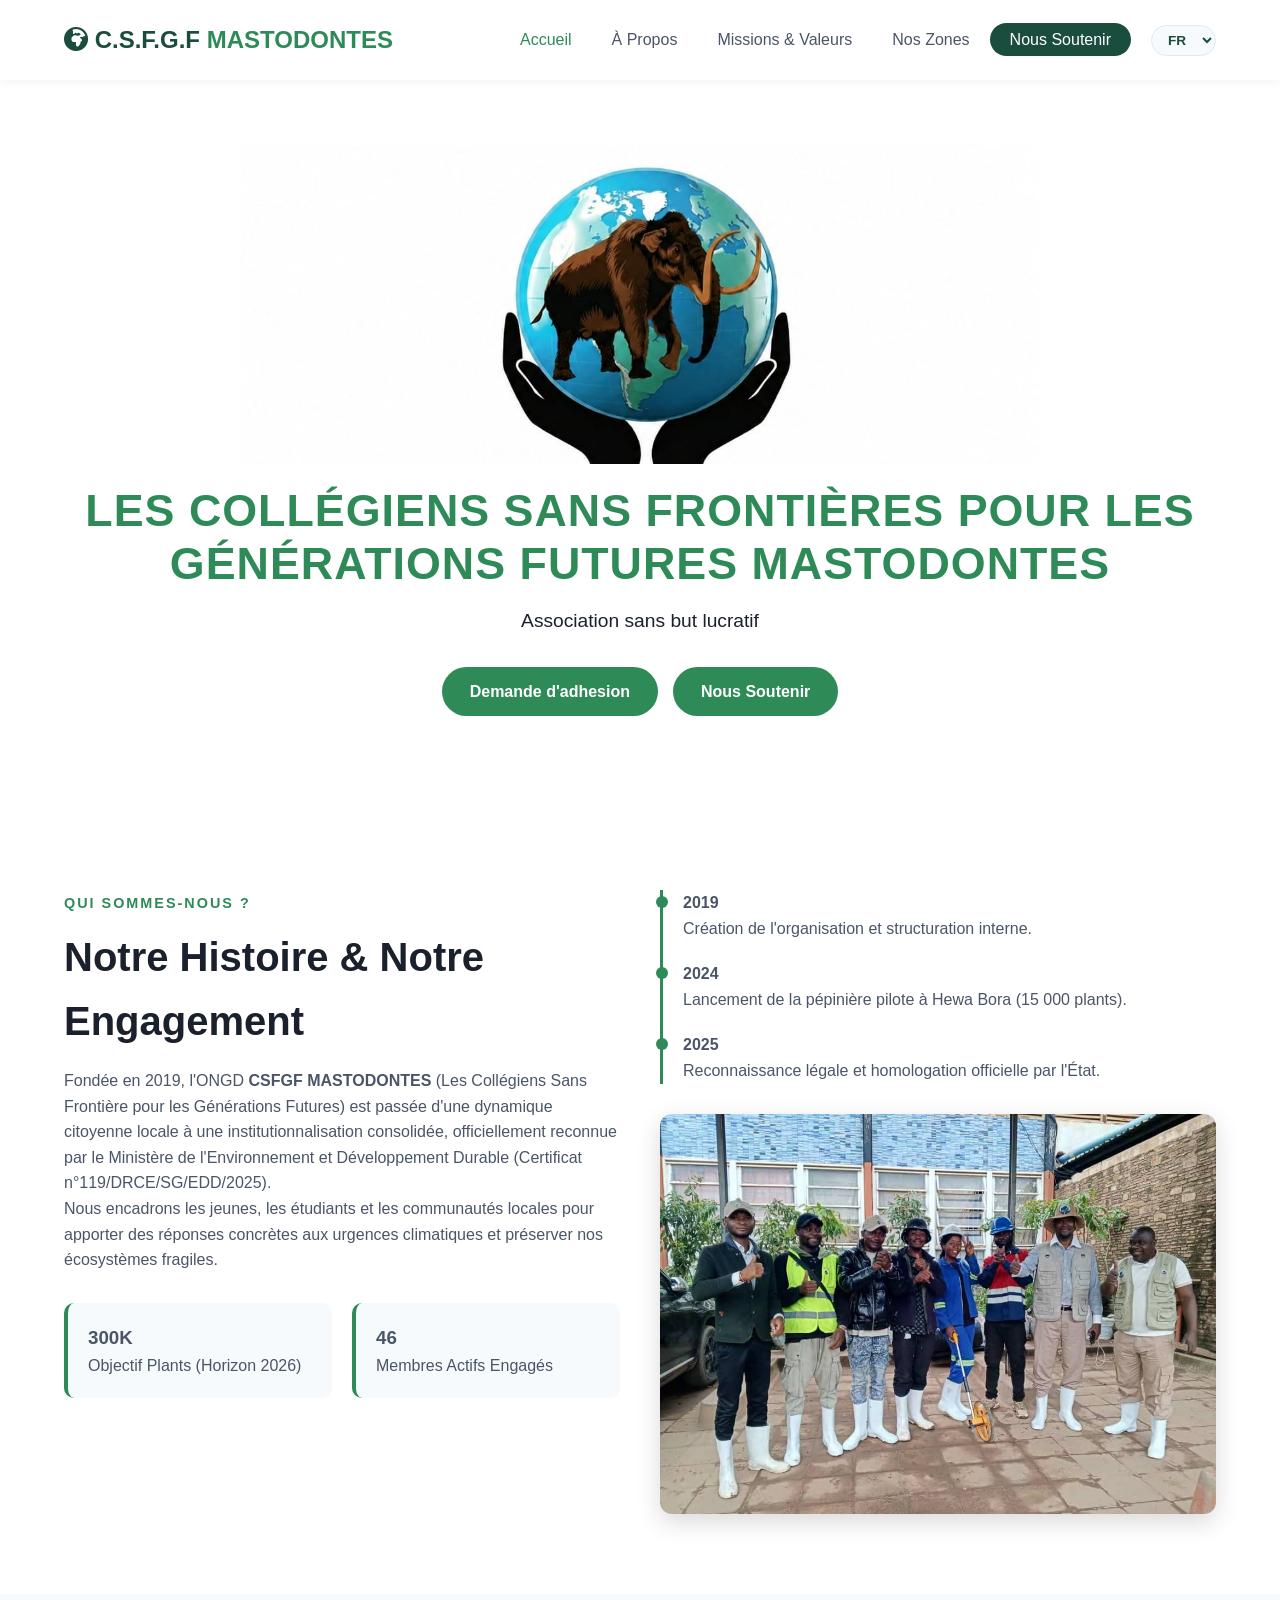
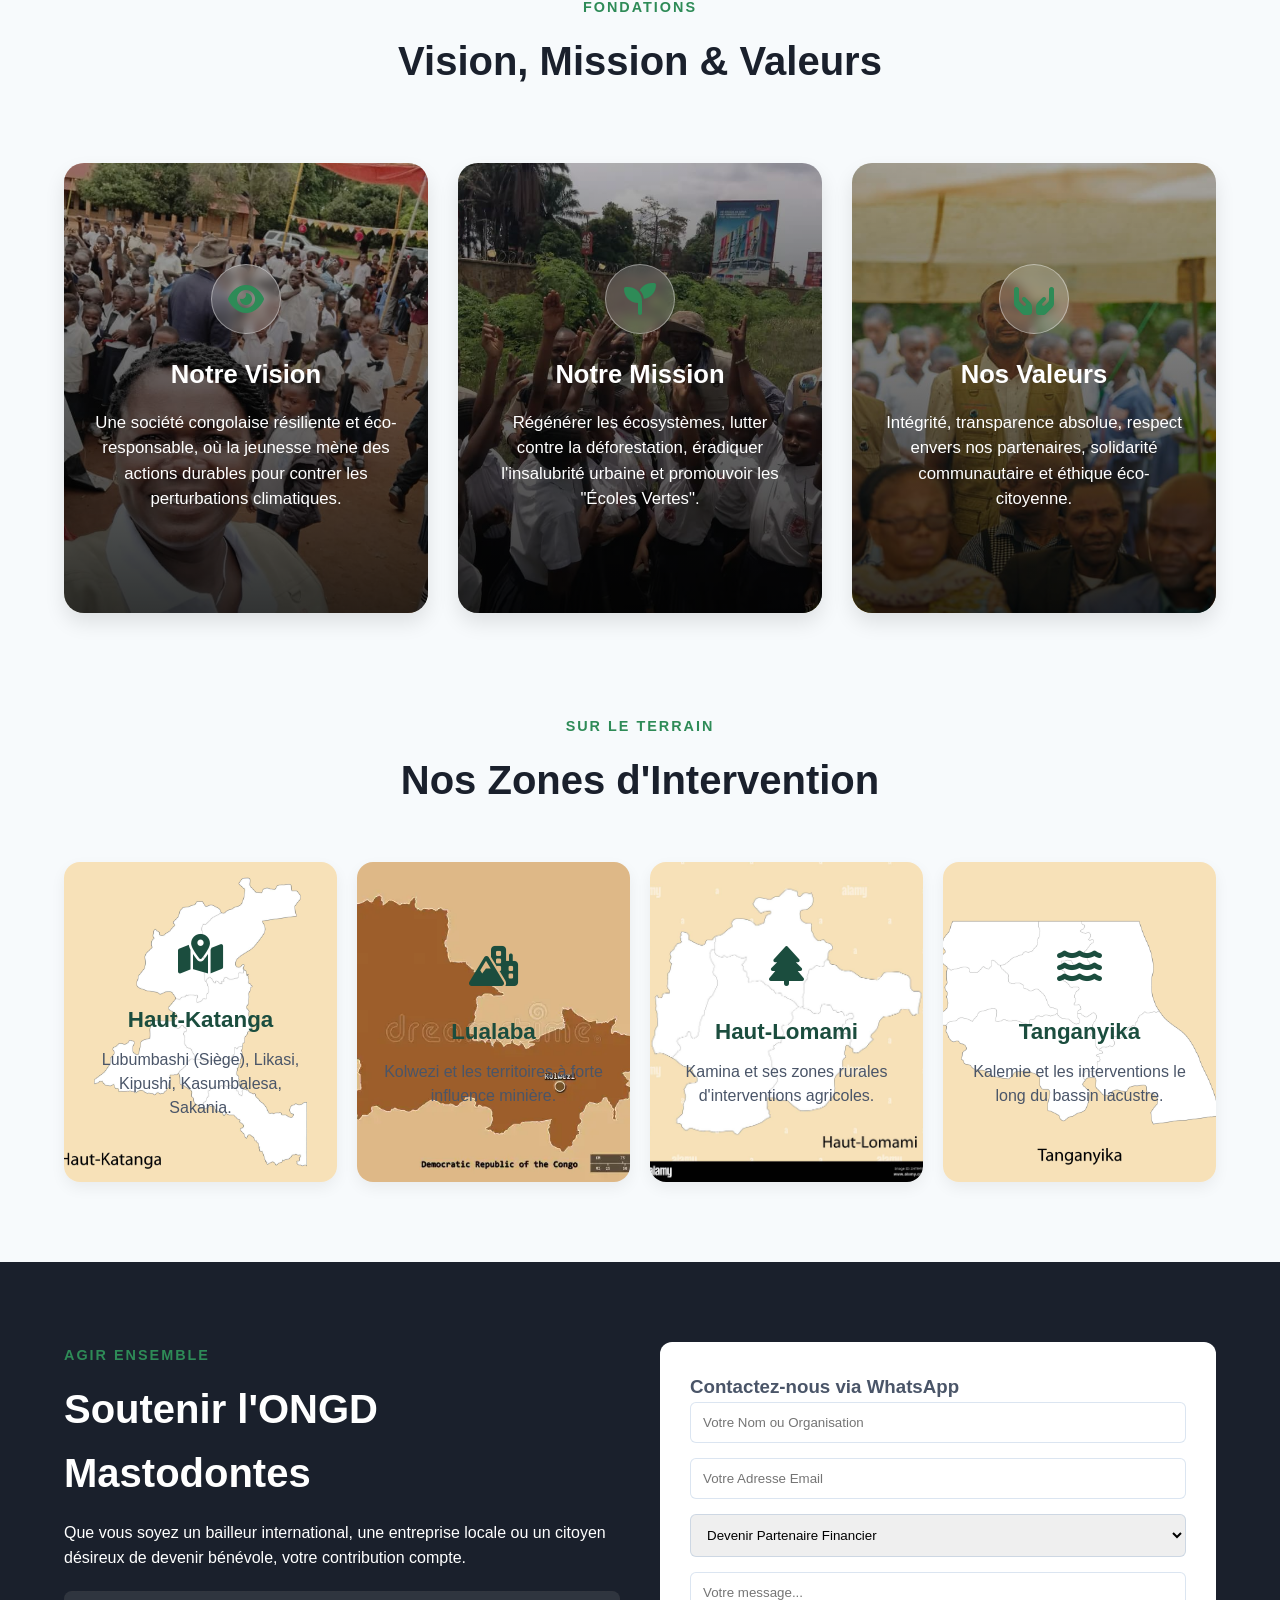
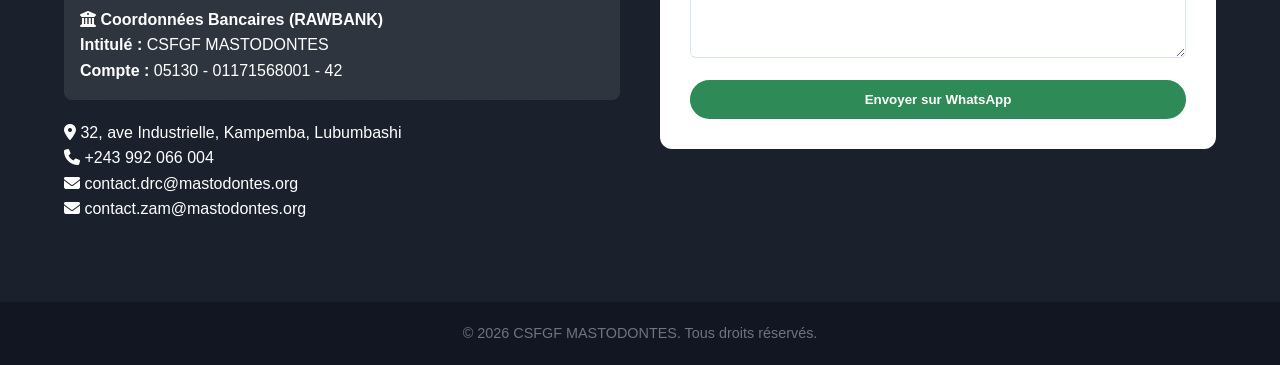
<file: index.html>
<!DOCTYPE html>
<html lang="fr">
<head>
    <meta charset="UTF-8">
    <meta name="viewport" content="width=device-width, initial-scale=1.0">
    <title>C.S.F.G.F MASTODONTES | ONGD Environnementale</title>
    <link rel="stylesheet" href="style.css">
    <link rel="stylesheet" href="https://cdnjs.cloudflare.com/ajax/libs/font-awesome/6.4.0/css/all.min.css">
</head>
<body>

    <nav class="navbar">
        <div class="nav-container">
            <a href="#" class="nav-logo">
                <i class="fa-solid fa-earth-africa"></i> C.S.F.G.F <span>MASTODONTES</span>
            </a>
            <ul class="nav-menu">
                <li><a href="#accueil" class="nav-link active">Accueil</a></li>
                <li><a href="#a-propos" class="nav-link">À Propos</a></li>
                <li><a href="#missions" class="nav-link">Missions & Valeurs</a></li>
                <li><a href="#zones" class="nav-link">Nos Zones</a></li>
                <li><a href="#contact" class="nav-link btn-nav">Nous Soutenir</a></li>
               <li class="lang-switcher">
                    <select id="lang-select" onchange="window.location.href=this.value;">
                        <option value="index.html" selected>FR</option>
                        <option value="en.html">EN</option>
                    </select>
               </li>
            </ul>
            
            <div class="menu-toggle" id="mobile-menu">
                <span class="bar"></span>
                <span class="bar"></span>
                <span class="bar"></span>
            </div>
        </div>
    </nav>

    <header class="hero-section">
       <div class="container hero-container">
        
            <div class="hero-logo-box">
                <img src="pictures/logo1.jpeg" alt="CSFGF Mastodontes" class="hero-img">
            </div>
            
            <div class="hero-content">
                <h1 class="hero-title"><span>LES COLLÉGIENS SANS FRONTIÈRES POUR LES GÉNÉRATIONS FUTURES MASTODONTES </span></h1>
                <p class="hero-subtitle">Association sans but lucratif</p>
                
                <div class="hero-buttons">
                    <a href="https://docs.google.com/forms/d/e/1FAIpQLSf33umcoPVajA_EPPS-KxoOKffRZZECU5DzXGxUPmqyHjfC2Q/viewform" class="btn btn-primary">Demande d'adhesion</a>
                    <a href="#contact" class="btn btn-primary">Nous Soutenir</a>
                </div>
            </div>

        </div>
    </header>

    <section id="a-propos" class="section-padding">
        <div class="container">
            <div class="grid-2">
                
                <div class="about-text">
                    <span class="section-tag">Qui sommes-nous ?</span>
                    <h2>Notre Histoire & Notre Engagement</h2>
                    <p>Fondée en 2019, l'ONGD <strong>CSFGF MASTODONTES</strong> (Les Collégiens Sans Frontière pour les Générations Futures) est passée d'une dynamique citoyenne locale à une institutionnalisation consolidée, officiellement reconnue par le Ministère de l'Environnement et Développement Durable (Certificat n°119/DRCE/SG/EDD/2025).</p>
                    <p>Nous encadrons les jeunes, les étudiants et les communautés locales pour apporter des réponses concrètes aux urgences climatiques et préserver nos écosystèmes fragiles.</p>
                    
                    <div class="stats-grid">
                        <div class="stat-card">
                            <h3>300K</h3>
                            <p>Objectif Plants (Horizon 2026)</p>
                        </div>
                        <div class="stat-card">
                            <h3>46</h3>
                            <p>Membres Actifs Engagés</p>
                        </div>
                    </div>
                </div>

                <div class="about-visual">
                    <div class="timeline">
                        <div class="timeline-item">
                            <h4>2019</h4>
                            <p>Création de l'organisation et structuration interne.</p>
                        </div>
                        <div class="timeline-item">
                            <h4>2024</h4>
                            <p>Lancement de la pépinière pilote à Hewa Bora (15 000 plants).</p>
                        </div>
                        <div class="timeline-item">
                            <h4>2025</h4>
                            <p>Reconnaissance légale et homologation officielle par l'État.</p>
                        </div>
                    </div>

                    <div class="about-slider-container">
                        <div class="about-slider">
                            <img src="pictures/image 1.jpeg" alt="Photo terrain 1" class="about-slide active">
                            <img src="pictures/image 2.jpeg" alt="Photo terrain 2" class="about-slide">
                            <img src="pictures/image 3.jpeg" alt="Photo terrain 3" class="about-slide">
                            <img src="pictures/image 4.jpg" alt="Photo terrain 4" class="about-slide">
                            <img src="pictures/image 5.jpeg" alt="Photo terrain 5" class="about-slide">
                            <img src="pictures/image 6.jpeg" alt="Photo terrain 6" class="about-slide">
                            <img src="pictures/image 7.jpeg" alt="Photo terrain 7" class="about-slide">
                            <img src="pictures/image 8.jpeg" alt="Photo terrain 7" class="about-slide">
                        </div>
                    </div>

                </div>

            </div>
        </div>
    </section>

    <section id="missions" class="section bg-light">
    <div class="container">
        <div class="section-header">
             <span class="section-tag">Fondations</span>
             <h2>Vision, Mission & Valeurs</h2>
        </div>
        <div class="mission-cards-container">
            
            <div class="mission-card card-vision">
                <div class="card-overlay">
                    <div class="card-icon"><i class="fa-solid fa-eye"></i></div>
                    <h3>Notre Vision</h3>
                    <p>Une société congolaise résiliente et éco-responsable, où la jeunesse mène des actions durables pour contrer les perturbations climatiques.</p>
                </div>
            </div>

            <div class="mission-card card-mission">
                <div class="card-overlay">
                    <div class="card-icon"><i class="fa-solid fa-seedling"></i></div>
                    <h3>Notre Mission</h3>
                    <p>Régénérer les écosystèmes, lutter contre la déforestation, éradiquer l'insalubrité urbaine et promouvoir les "Écoles Vertes".</p>
                </div>
            </div>

            <div class="mission-card card-valeurs">
                <div class="card-overlay">
                    <div class="card-icon"><i class="fa-solid fa-hands-holding"></i></div>
                    <h3>Nos Valeurs</h3>
                    <p>Intégrité, transparence absolue, respect envers nos partenaires, solidarité communautaire et éthique éco-citoyenne.</p>
                </div>
            </div>

        </div> </div>
    </section>

    <section id="zones" class="section-padding bg-light">
    <div class="container">
        
        <div class="section-header">
            <span class="section-tag">Sur le terrain</span>
            <h2>Nos Zones d'Intervention</h2>
        </div>
        
        <div class="grid-4 zones-cards-container">
            
            <div class="zone-card-bg zone-katanga">
                <div class="zone-overlay">
                    <div class="zone-icon"><i class="fa-solid fa-map-location-dot"></i></div>
                    <h3>Haut-Katanga</h3>
                    <p>Lubumbashi (Siège), Likasi, Kipushi, Kasumbalesa, Sakania.</p>
                </div>
            </div>

            <div class="zone-card-bg zone-lualaba">
                <div class="zone-overlay">
                    <div class="zone-icon"><i class="fa-solid fa-mountain-city"></i></div>
                    <h3>Lualaba</h3>
                    <p>Kolwezi et les territoires à forte influence minière.</p>
                </div>
            </div>

            <div class="zone-card-bg zone-lomami">
                <div class="zone-overlay">
                    <div class="zone-icon"><i class="fa-solid fa-tree"></i></div>
                    <h3>Haut-Lomami</h3>
                    <p>Kamina et ses zones rurales d'interventions agricoles.</p>
                </div>
            </div>

            <div class="zone-card-bg zone-tanganyika">
                <div class="zone-overlay">
                    <div class="zone-icon"><i class="fa-solid fa-water"></i></div>
                    <h3>Tanganyika</h3>
                    <p>Kalemie et les interventions le long du bassin lacustre.</p>
                </div>
            </div>

        </div>
    </div>
</section>

    
</section>
    </section>

    <section id="contact" class="section-padding bg-dark">
        <div class="container">
            <div class="grid-2">
                <div class="contact-info">
                    <span class="section-tag text-white">Agir Ensemble</span>
                    <h2 class="text-white">Soutenir l'ONGD Mastodontes</h2>
                    <p>Que vous soyez un bailleur international, une entreprise locale ou un citoyen désireux de devenir bénévole, votre contribution compte.</p>
                    <div class="bank-details">
                        <h4><i class="fa-solid fa-building-columns"></i> Coordonnées Bancaires (RAWBANK)</h4>
                        <p><strong>Intitulé :</strong> CSFGF MASTODONTES</p>
                        <p><strong>Compte :</strong> 05130 - 01171568001 - 42</p>
                    </div>
                    <div class="info-list">
                        <p><i class="fa-solid fa-location-dot"></i> 32, ave Industrielle, Kampemba, Lubumbashi</p>
                        <p><i class="fa-solid fa-phone"></i> +243 992 066 004</p>
                        <p><i class="fa-solid fa-envelope"></i> contact.drc@mastodontes.org</p>
                        <p><i class="fa-solid fa-envelope"></i> contact.zam@mastodontes.org</p>
                    </div>
                </div>
                <div class="contact-form-container">
                    <form id="ongd-form" class="contact-form">
                        <h3>Contactez-nous via WhatsApp</h3>
                        <div class="form-group">
                            <input type="text" id="name" placeholder="Votre Nom ou Organisation" required>
                        </div>
                        <div class="form-group">
                            <input type="email" id="email" placeholder="Votre Adresse Email" required>
                        </div>
                        <div class="form-group">
                            <select id="subject">
                                <option value="devenir-partenaire">Devenir Partenaire Financier</option>
                                <option value="devenir-bénévole">Devenir Volontaire sur le terrain</option>
                                <option value="autre">Demande d'adhésion</option>
                                <option value="autre">Demande d'information</option>
                            </select>
                        </div>
                        <div class="form-group">
                            <textarea id="message" rows="4" placeholder="Votre message..." required></textarea>
                        </div>
                        <button type="submit" class="btn btn-primary btn-block">Envoyer sur WhatsApp</button>
                    </form>
                </div>
            </div>
        </div>
    </section>

    <footer class="footer">
        <p>&copy; 2026 CSFGF MASTODONTES. Tous droits réservés.</p>
    </footer>

    <script src="script.js"></script>
</body>
</html>
</file>
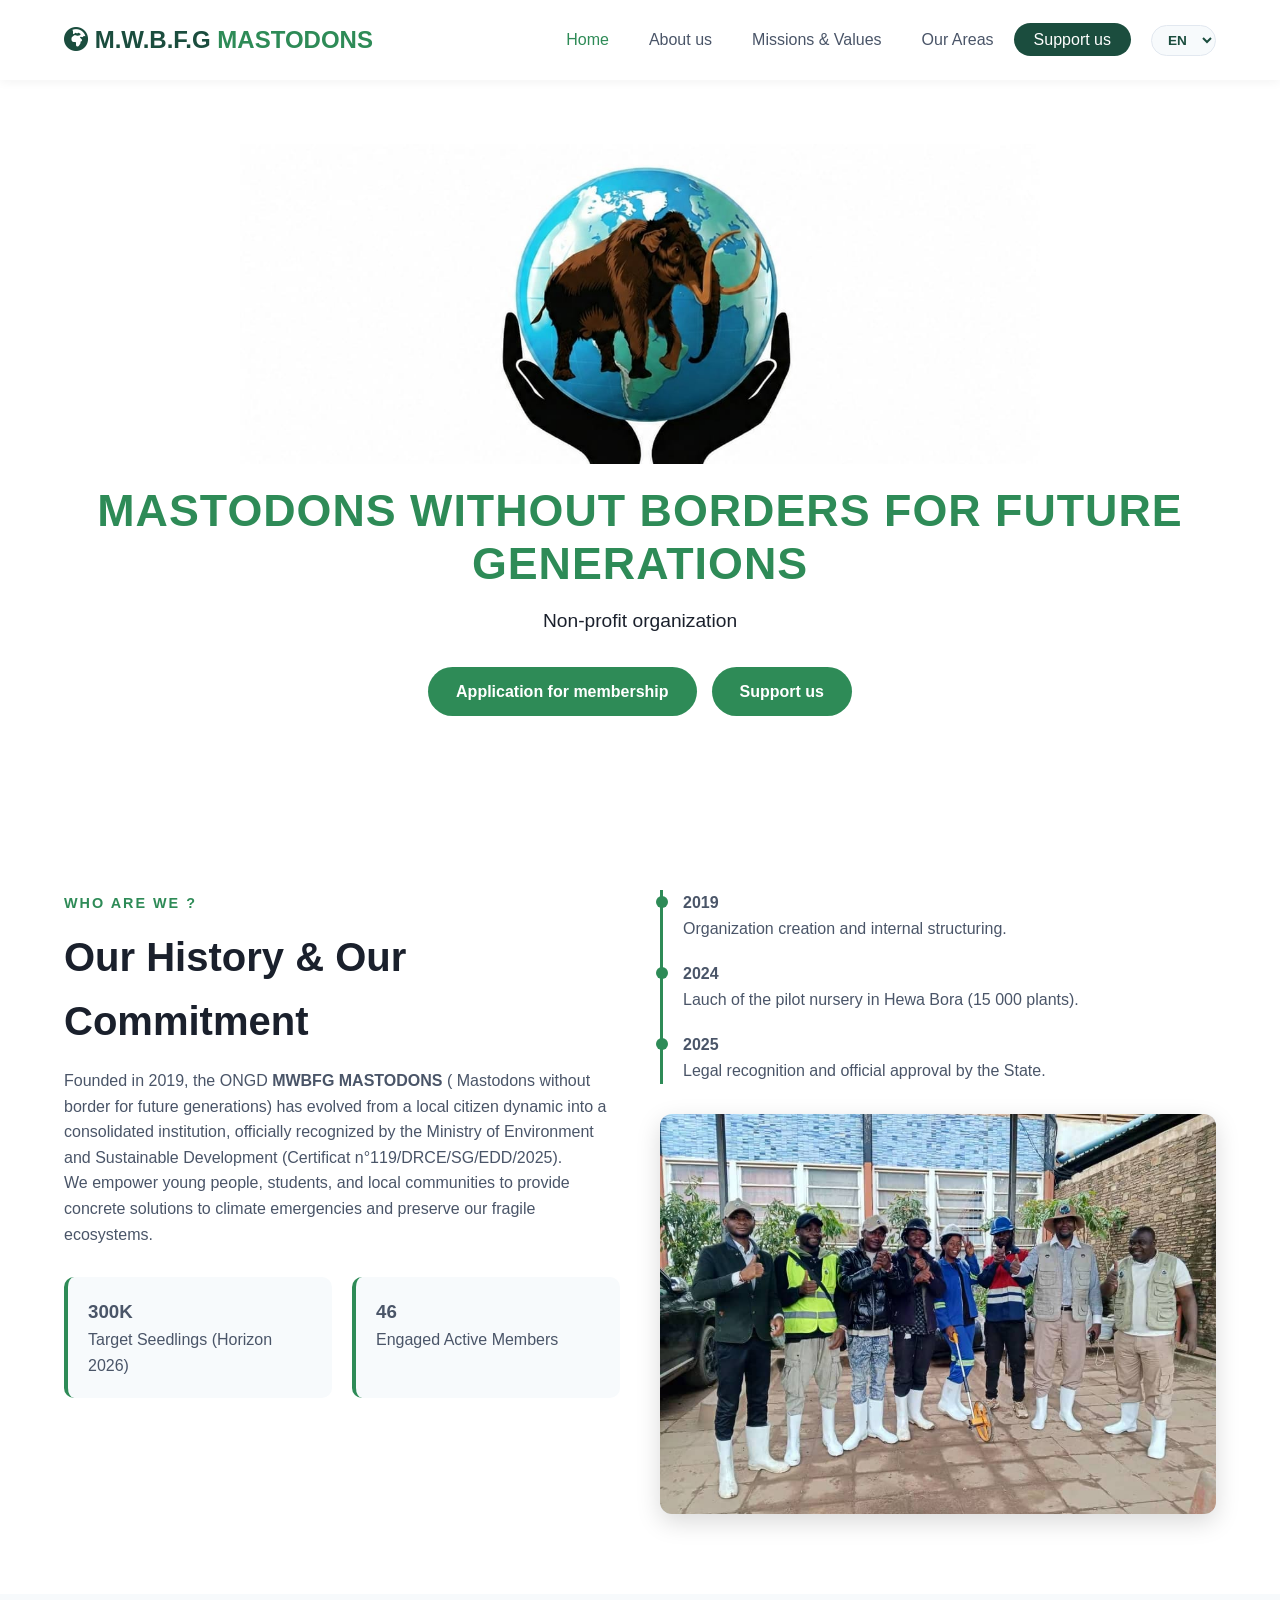
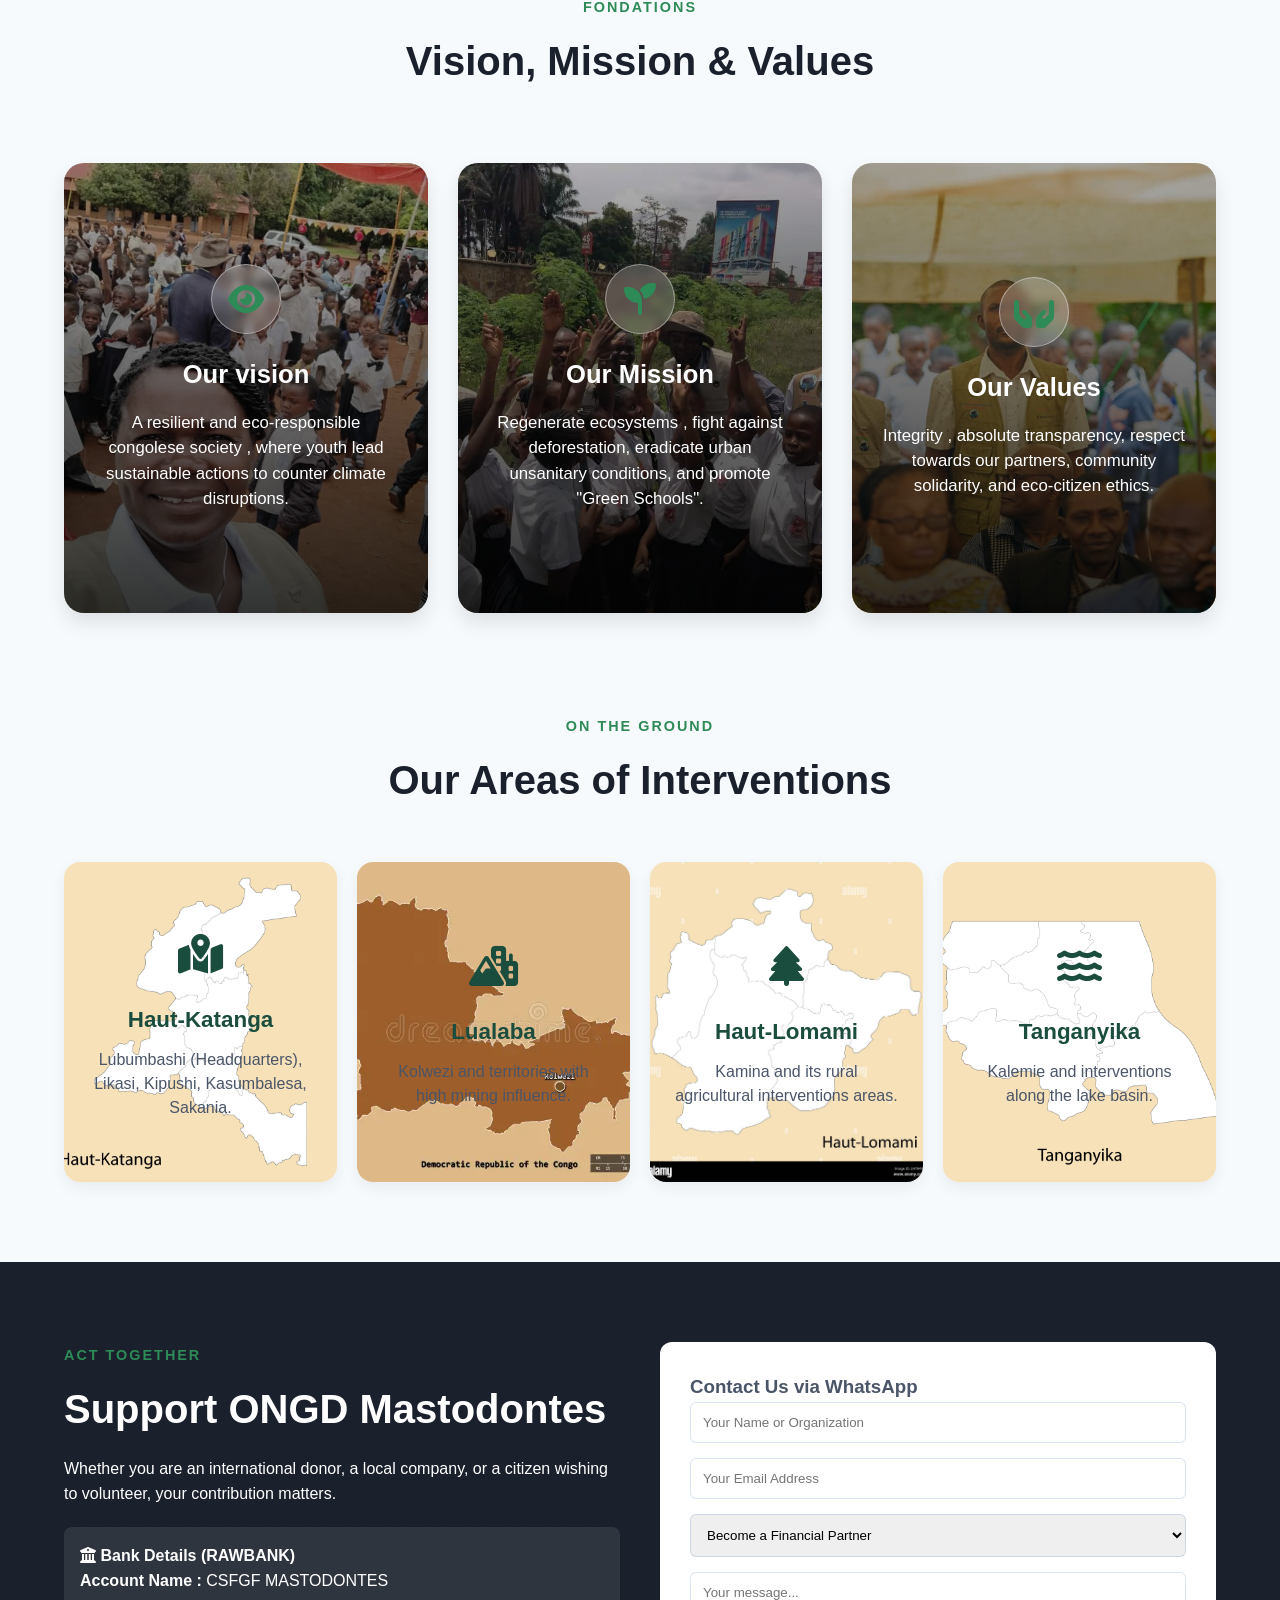
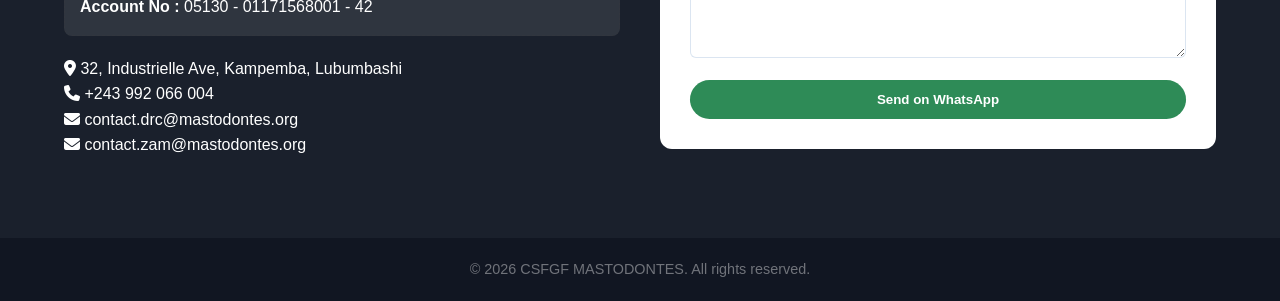
<file: en.html>
<!DOCTYPE html>
<html lang="fr">
<head>
    <meta charset="UTF-8">
    <meta name="viewport" content="width=device-width, initial-scale=1.0">
    <title>CSFGF MASTODONS | ONGD Environnementale</title>
    <link rel="stylesheet" href="style.css">
    <link rel="stylesheet" href="https://cdnjs.cloudflare.com/ajax/libs/font-awesome/6.4.0/css/all.min.css">
</head>
<body>

    <nav class="navbar">
        <div class="nav-container">
            <a href="#" class="nav-logo">
                <i class="fa-solid fa-earth-africa"></i> M.W.B.F.G <span>MASTODONS</span>
            </a>
            <ul class="nav-menu">
                <li><a href="#accueil" class="nav-link active">Home</a></li>
                <li><a href="#a-propos" class="nav-link">About us</a></li>
                <li><a href="#missions" class="nav-link">Missions & Values</a></li>
                <li><a href="#zones" class="nav-link">Our Areas</a></li>
                <li><a href="#contact" class="nav-link btn-nav">Support us</a></li>
               <li class="lang-switcher">
                    <select id="lang-select" onchange="window.location.href=this.value;">
                        <option value="index.html">FR</option>
                        <option value="en.html" selected>EN</option>
                    </select>
                </li>
            </ul>
            
            <div class="menu-toggle" id="mobile-menu">
                <span class="bar"></span>
                <span class="bar"></span>
                <span class="bar"></span>
            </div>
        </div>
    </nav>

     <header class="hero-section">
       <div class="container hero-container">
        
            <div class="hero-logo-box">
                <img src="pictures/logo1.jpeg" alt="CSFGF Mastodontes" class="hero-img">
            </div>
            
            <div class="hero-content">
                <h1 class="hero-title"> <span>MASTODONS WITHOUT BORDERS FOR FUTURE GENERATIONS</span></h1>
                <p class="hero-subtitle">Non-profit organization</p>
                
                <div class="hero-buttons">
                    <a href="https://docs.google.com/forms/d/e/1FAIpQLSf33umcoPVajA_EPPS-KxoOKffRZZECU5DzXGxUPmqyHjfC2Q/viewform" class="btn btn-primary">Application for membership</a>
                    <a href="#contact" class="btn btn-primary">Support us</a>
                </div>
            </div>

        </div>
    </header>

    <section id="a-propos" class="section-padding">
        <div class="container">
            <div class="grid-2">
                
                <div class="about-text">
                    <span class="section-tag">Who are we ?</span>
                    <h2>Our History & Our Commitment</h2>
                    <p>Founded in 2019, the ONGD <strong>MWBFG MASTODONS</strong> ( Mastodons without border for future generations)  has evolved from a local citizen dynamic into a consolidated institution, officially recognized by the Ministry of Environment and Sustainable Development (Certificat n°119/DRCE/SG/EDD/2025).</p>
                    <p>We empower young people, students, and local communities to provide concrete solutions to climate emergencies and preserve our fragile ecosystems.</p>
                    
                    <div class="stats-grid">
                        <div class="stat-card">
                            <h3>300K</h3>
                            <p>Target Seedlings (Horizon 2026)</p>
                        </div>
                        <div class="stat-card">
                            <h3>46</h3>
                            <p>Engaged Active Members</p>
                        </div>
                    </div>
                </div>

                <div class="about-visual">
                    <div class="timeline">
                        <div class="timeline-item">
                            <h4>2019</h4>
                            <p>Organization creation and internal structuring.</p>
                        </div>
                        <div class="timeline-item">
                            <h4>2024</h4>
                            <p>Lauch of the pilot nursery in Hewa Bora  (15 000 plants).</p>
                        </div>
                        <div class="timeline-item">
                            <h4>2025</h4>
                            <p>Legal recognition and official approval by the State.</p>
                        </div>
                    </div>

                    <div class="about-slider-container">
                        <div class="about-slider">
                            <img src="pictures/image 1.jpeg" alt="Photo terrain 1" class="about-slide active">
                            <img src="pictures/image 2.jpeg" alt="Photo terrain 2" class="about-slide">
                            <img src="pictures/image 3.jpeg" alt="Photo terrain 3" class="about-slide">
                            <img src="pictures/image 4.jpg" alt="Photo terrain 4" class="about-slide">
                            <img src="pictures/image 5.jpeg" alt="Photo terrain 5" class="about-slide">
                            <img src="pictures/image 6.jpeg" alt="Photo terrain 6" class="about-slide">
                            <img src="pictures/image 7.jpeg" alt="Photo terrain 7" class="about-slide">
                            <img src="pictures/image 8.jpeg" alt="Photo terrain 7" class="about-slide">
                        </div>
                    </div>

                </div>

            </div>
        </div>
    </section>

    <section id="missions" class="section bg-light">
    <div class="container">
        <div class="section-header">
             <span class="section-tag">Fondations</span>
             <h2>Vision, Mission & Values</h2>
        </div>
        <div class="mission-cards-container">
            
            <div class="mission-card card-vision">
                <div class="card-overlay">
                    <div class="card-icon"><i class="fa-solid fa-eye"></i></div>
                    <h3>Our vision</h3>
                    <p>A resilient and eco-responsible congolese society , where youth lead sustainable actions to counter climate disruptions.</p>
                </div>
            </div>

            <div class="mission-card card-mission">
                <div class="card-overlay">
                    <div class="card-icon"><i class="fa-solid fa-seedling"></i></div>
                    <h3>Our Mission</h3>
                    <p>Regenerate ecosystems , fight against deforestation, eradicate urban unsanitary conditions, and promote "Green Schools".</p>
                </div>
            </div>

            <div class="mission-card card-valeurs">
                <div class="card-overlay">
                    <div class="card-icon"><i class="fa-solid fa-hands-holding"></i></div>
                    <h3>Our Values</h3>
                    <p>Integrity , absolute transparency, respect towards our partners, community solidarity, and eco-citizen ethics.</p>
                </div>
            </div>

        </div> </div>
    </section>

    <section id="zones" class="section-padding bg-light">
    <div class="container">
        
        <div class="section-header">
            <span class="section-tag">on the ground</span>
            <h2>Our Areas of Interventions</h2>
        </div>
        
        <div class="grid-4 zones-cards-container">
            
            <div class="zone-card-bg zone-katanga">
                <div class="zone-overlay">
                    <div class="zone-icon"><i class="fa-solid fa-map-location-dot"></i></div>
                    <h3>Haut-Katanga</h3>
                    <p>Lubumbashi (Headquarters), Likasi, Kipushi, Kasumbalesa, Sakania.</p>
                </div>
            </div>

            <div class="zone-card-bg zone-lualaba">
                <div class="zone-overlay">
                    <div class="zone-icon"><i class="fa-solid fa-mountain-city"></i></div>
                    <h3>Lualaba</h3>
                    <p>Kolwezi and territories with high mining influence.</p>
                </div>
            </div>

            <div class="zone-card-bg zone-lomami">
                <div class="zone-overlay">
                    <div class="zone-icon"><i class="fa-solid fa-tree"></i></div>
                    <h3>Haut-Lomami</h3>
                    <p>Kamina and its rural agricultural interventions areas.</p>
                </div>
            </div>

            <div class="zone-card-bg zone-tanganyika">
                <div class="zone-overlay">
                    <div class="zone-icon"><i class="fa-solid fa-water"></i></div>
                    <h3>Tanganyika</h3>
                    <p>Kalemie and interventions along the lake basin.</p>
                </div>
            </div>

        </div>
    </div>
</section>

    
</section>
    </section>

    <section id="contact" class="section-padding bg-dark">
        <div class="container">
            <div class="grid-2">
                <div class="contact-info">
                    <span class="section-tag text-white">Act Together</span>
                    <h2 class="text-white">Support ONGD Mastodontes</h2>
                    <p>Whether you are an international donor, a local company, or a citizen wishing to volunteer, your contribution matters.</p>
                    <div class="bank-details">
                        <h4><i class="fa-solid fa-building-columns"></i> Bank Details (RAWBANK)</h4>
                        <p><strong>Account Name :</strong> CSFGF MASTODONTES</p>
                        <p><strong>Account No :</strong> 05130 - 01171568001 - 42</p>
                    </div>
                    <div class="info-list">
                        <p><i class="fa-solid fa-location-dot"></i> 32, Industrielle Ave, Kampemba, Lubumbashi</p>
                        <p><i class="fa-solid fa-phone"></i> +243 992 066 004</p>
                        <p><i class="fa-solid fa-envelope"></i> contact.drc@mastodontes.org</p>
                        <p><i class="fa-solid fa-envelope"></i> contact.zam@mastodontes.org</p>
                    </div>
                </div>
                <div class="contact-form-container">
                    <form id="ongd-form" class="contact-form">
                        <h3>Contact Us via WhatsApp</h3>
                        <div class="form-group">
                            <input type="text" id="name" placeholder="Your Name or Organization" required>
                        </div>
                        <div class="form-group">
                            <input type="email" id="email" placeholder="Your Email Address" required>
                        </div>
                        <div class="form-group">
                            <select id="subject">
                                <option value="devenir-partenaire">Become a Financial Partner</option>
                                <option value="devenir-bénévole">Become a field volunteer</option>
                                <option value="autre">Application for membership</option>
                                <option value="autre">information Request</option>
                            </select>
                        </div>
                        <div class="form-group">
                            <textarea id="message" rows="4" placeholder="Your message..." required></textarea>
                        </div>
                        <button type="submit" class="btn btn-primary btn-block">Send on WhatsApp</button>
                    </form>
                </div>
            </div>
        </div>
    </section>

    <footer class="footer">
        <p>&copy; 2026 CSFGF MASTODONTES. All rights reserved.</p>
    </footer>

    <script src="script.js"></script>
</body>
</html>
</file>
<file: style.css>
:root {
    --primary-color: #1b4d3e;
    --secondary-color: #2e8b57;
    --dark-color: #1a202c;
    --light-color: #f7fafc;
    --text-color: #4a5568;
    --white: #ffffff;
    --transition: all 0.3s ease;
}

* { margin: 0; padding: 0; box-sizing: border-box; font-family: 'Segoe UI', sans-serif; }
html { scroll-behavior: smooth; }
body { color: var(--text-color); line-height: 1.6; background-color: var(--white); }

.container { width: 90%; max-width: 1200px; margin: 0 auto; }
.section-padding { padding: 80px 0; }
.bg-light { background-color: var(--light-color); }
.bg-dark { background-color: var(--dark-color); }
.text-white { color: var(--white); }

.grid-2 { display: grid; grid-template-columns: repeat(auto-fit, minmax(300px, 1fr)); gap: 40px; }
.grid-3 { display: grid; grid-template-columns: repeat(auto-fit, minmax(280px, 1fr)); gap: 30px; }
.grid-4 { display: grid; grid-template-columns: repeat(auto-fit, minmax(220px, 1fr)); gap: 20px; }

.section-header { text-align: center; margin-bottom: 50px; }
.section-tag { display: inline-block; color: var(--secondary-color); font-weight: bold; text-transform: uppercase; font-size: 0.9rem; letter-spacing: 2px; margin-bottom: 10px; }
h2 { font-size: 2.5rem; color: var(--dark-color); margin-bottom: 15px; }

.btn { display: inline-block; padding: 12px 28px; border-radius: 30px; text-decoration: none; font-weight: 600; transition: var(--transition); cursor: pointer; }
.btn-primary { background-color: var(--secondary-color); color: var(--white); border: none; }
.btn-primary:hover { background-color: var(--primary-color); }
.btn-secondary { background-color: transparent; color: var(--white); border: 2px solid var(--white); margin-left: 15px; }
.btn-secondary:hover { background-color: var(--white); color: var(--dark-color); }
.btn-block { width: 100%; text-align: center; }

/* Navigation */
.navbar { background-color: white; position: fixed; top: 0; width: 100%; z-index: 1000; box-shadow: 0 2px 10px rgba(0,0,0,0.05); }
.nav-container { display: flex; justify-content: space-between; align-items: center; height: 80px; width: 90%; max-width: 1200px; margin: 0 auto; }
.nav-logo { font-size: 1.5rem; font-weight: 700; color: var(--primary-color); text-decoration: none; }
.nav-logo span { color: var(--secondary-color); }
.nav-menu { display: flex; list-style: none; align-items: center; }
.nav-link { color: var(--text-color); text-decoration: none; padding: 10px 20px; font-weight: 500; transition: var(--transition); }
.nav-link:hover, .nav-link.active { color: var(--secondary-color); }
.btn-nav { background-color: var(--primary-color); color: var(--white) !important; border-radius: 20px; padding: 8px 20px; }

/* logo */
.hero-section {
    min-height: 90vh;
    background-color: var(--white); /* Fond blanc pour fusionner avec le fond de ton image */
    display: flex;
    align-items: center;
    justify-content: center;
    padding-top: 100px; /* Espace pour ne pas être caché par la navbar fixe */
    padding-bottom: 50px;
}

.hero-container {
    display: flex;
    flex-direction: column;
    align-items: center;
    text-align: center;
}

/* Encadré de l'image pour couper le grand espace blanc du bas */
.hero-logo-box {
    width: 100%;
    max-width: 800px; /*  agrandir ou rétrécir le mammouth */
    height: auto;   /* laisse la hauteur s'adapter */
    aspect-ratio: 800 /320;

    overflow: hidden; /* Cache le reste du blanc de l'image */
    display: flex;
    justify-content: center;
    align-items: flex-start;
    margin-bottom: 20px;
}

.hero-img {
    width: 100%;
    height: auto;
    object-fit: block;
}

/* Bloc des écrits placé juste après */
.hero-content {
    display: flex;
    flex-direction: column;
    align-items: center;
    gap: 15px;
}

.hero-title {
    font-size: 2.8rem;
    font-weight: 800;
    color: var(--dark-color);
    letter-spacing: 1px;
    line-height: 1.2;
}

.hero-title span {
    color: var(--secondary-color);
}

.hero-subtitle {
    font-size: 1.2rem;
    max-width: 600px;
    color: var(--dark-color);
    margin-bottom: 15px;
}

/* Bloc des boutons */
.hero-buttons {
    display: flex;
    justify-content: center;
    align-items: center;
    gap: 15px;
    flex-wrap: wrap;
}

/* Stats & Timeline */
.stats-grid { display: flex; gap: 20px; margin-top: 30px; }
.stat-card { background: var(--light-color); padding: 20px; border-radius: 10px; border-left: 4px solid var(--secondary-color); width: 100%; }
.timeline { border-left: 3px solid var(--secondary-color); padding-left: 20px; margin-bottom: 30px; }
.timeline-item { position: relative; margin-bottom: 20px; }
.timeline-item::before { content: ''; position: absolute; left: -27px; top: 6px; width: 12px; height: 12px; border-radius: 50%; background: var(--secondary-color); }

/* --- LE CARROUSEL SOUS 2025 --- */
.about-slider-container {
    width: 100%;
    height: 400px; /* Ajuste la hauteur de la boîte ici */
    position: relative;
    border-radius: 12px;
    overflow: hidden;
    box-shadow: 0 8px 25px rgba(0,0,0,0.15);
}
.about-slider { width: 100%; height: 100%; position: relative; background: #e2e8f0; }
.about-slider .about-slide {
    position: absolute; top: 0; left: 0; width: 100%; height: 100%;
    object-fit: cover; opacity: 0; transition: opacity 0.8s ease-in-out; z-index: 1;
}
/* Style spécial appliqué par JavaScript pour montrer l'image active */
.about-slider .about-slide.active { opacity: 1; z-index: 2; }

/* Autres Sections */
.card { background: var(--white); padding: 30px; border-radius: 12px; box-shadow: 0 4px 20px rgba(0,0,0,0.02); text-align: center; }
.card-icon { font-size: 2.5rem; color: var(--secondary-color); margin-bottom: 15px; }
.zone-box { background: var(--light-color); padding: 25px; border-radius: 8px; text-align: center; }
.zone-box i { font-size: 2rem; color: var(--secondary-color); margin-bottom: 10px; }

/* Formulaire */
.bank-details { background: rgba(255, 255, 255, 0.096); padding: 15px; border-radius: 8px; margin: 20px 0; border: 1px dashed rgba(190, 161, 30, 0.021); }
.contact-form { background: var(--white); padding: 30px; border-radius: 12px; }
.form-group { margin-bottom: 15px; }
.form-group input, .form-group select, .form-group textarea { width: 100%; padding: 12px; border: 1px solid #0d4c9e25; border-radius: 6px; outline: none; }

.footer { background: #111622; text-align: center; padding: 20px; color: rgba(255,255,255,0.4); font-size: 0.9rem; }
.menu-toggle { display: none; cursor: pointer; }

@media (max-width: 768px) {
    .nav-menu { position: absolute; top: 80px; left: -100%; flex-direction: column; background: white; width: 100%; box-shadow: 0 10px 10px rgba(248, 244, 244, 0.027); }
    .nav-menu.active { left: 0; }
    .menu-toggle { display: block; }
    .grid-2, .grid-3, .grid-4 { grid-template-columns: 1fr; }
}

/* --- Menu Mobile Rapide --- */
.menu-toggle { display: none; cursor: pointer; }
.bar { display: block; width: 25px; height: 3px; margin: 5px auto; transition: var(--transition); background-color: var(--dark-color); }

@media (max-width: 768px) {
    .nav-menu {
        position: absolute; top: 80px; left: -100%; flex-direction: column;
        background-color: var(--white); width: 100%; text-align: center; transition: 0.3s; box-shadow: 0 10px 10px rgba(0,0,0,0.05);
    }
    .nav-menu.active { left: 0; }
    .nav-menu li { margin: 15px 0; }
    .menu-toggle { display: block; }
    .hero-section h1 { font-size: 2.3rem; }
    .grid-2, .grid-3, .grid-4 { grid-template-columns: 1fr; }
}

/* === NOUVEAU CSS POUR LE RENDU "WHAT WE DO" === */

/* 1. Conteneur principal (Grille de 3 colonnes) */
.mission-cards-container {
    display: grid;
    grid-template-columns: repeat(auto-fit, minmax(300px, 1fr)); /* 3 colonnes responsives */
    gap: 30px; /* Espace entre les cartes */
    padding: 20px 0;
}

/* 2. Structure de base d'une carte */
.mission-card {
    height: 450px; /* Hauteur des cartes */
    border-radius: 20px; /* Coins arrondis style "What we do" */
    overflow: hidden; /* Pour que le filtre sombre respecte les coins arrondis */
    background-size: cover;
    background-position: center;
    position: relative; /* Nécessaire pour le calque de filtre */
    box-shadow: 0 10px 20px rgba(0, 0, 0, 0.1);
    transition: transform 0.3s ease;
}

/* Effet de survol (zoom léger) */
.mission-card:hover {
    transform: translateY(-5px);
}

/* 3. Attribution des images de fond aux cartes */

.card-vision {
    background-image: url('pictures/notre\ vision.jpeg'); 
}

.card-mission {
    background-image: url('pictures/notre\ mission.jpeg');
}

.card-valeurs {
    background-image: url('pictures/valeurs.jpeg');
}

/* 4. Le calque sombre transparent (Overlay) qui rend le texte lisible */
.card-overlay {
    background: linear-gradient(rgba(0, 0, 0, 0.3), rgba(0, 0, 0, 0.8)); /* Dégradé sombre */
    width: 100%;
    height: 100%;
    display: flex;
    flex-direction: column;
    justify-content: center; /* Centre verticalement */
    align-items: center; /* Centre horizontalement */
    text-align: center;
    padding: 30px;
    color: #ffffff; /* Tout le texte devient blanc */
}

/* 5. Style des icônes rondes blanches */
.card-icon {
    background-color: rgba(255, 255, 255, 0.2);
    backdrop-filter: blur(5px); /* Léger effet de flou behind l'icône */
    width: 70px;
    height: 70px;
    border-radius: 50%;
    display: flex;
    align-items: center;
    justify-content: center;
    font-size: 2rem;
    margin-bottom: 20px;
    border: 1px solid rgba(255, 255, 255, 0.4);
}

/* 6. Titres H3 et paragraphes dans les cartes */
.card-overlay h3 {
    font-size: 1.6rem;
    margin-bottom: 15px;
    font-weight: 600;
}

.card-overlay p {
    font-size: 1.05rem;
    line-height: 1.5;
    font-weight: 400;
}

/* ==========================================================================
   RENDU CARTOGRAPHIQUE : NOS ZONES D'INTERVENTION
   ========================================================================== */

.zones-cards-container {
    margin-top: 30px;
}

/* Base de la carte avec l'image géographique */
.zone-card-bg {
    height: 320px;               /* Hauteur adaptée pour les zones d'intervention */
    border-radius: 16px;         /* Coins arrondis élégants */
    overflow: hidden;
    background-size: cover;
    background-position: center;
    box-shadow: 0 6px 15px rgba(0, 0, 0, 0.06);
    transition: var(--transition);
    position: relative;
}

/* Effet de survol */
.zone-card-bg:hover {
    transform: translateY(-5px);
    box-shadow: 0 12px 25px rgba(0, 0, 0, 0.12);
}

/* --- ADRESSE DES IMAGES DE CARTES (À adapter avec vos fichiers) --- */
.zone-katanga {
    background-image: url('pictures/carte\ haut\ ktg.jpg');
}

.zone-lualaba {
    background-image: url('pictures/lualaba\ carte.webp');
}

.zone-lomami {
    background-image: url('pictures/haut\ lomami\ carte.jfif');
}


.zone-tanganyika {
    background-image: url('pictures/carte\ tanga\ jaune.jpg');
}

/* Le filtre transparent appliqué sur la carte géographique */
/* Note : On utilise ici un dégradé du blanc vers le vert foncé/sombre pour garder de la fraîcheur */
.zone-overlay {
    
    width: 100%;
    height: 100%;
    display: flex;
    flex-direction: column;
    justify-content: center;
    align-items: center;
    text-align: center;
    padding: 25px;
    transition: var(--transition);
}

/* Optionnel : Si vous préférez un fond sombre classique pour faire ressortir le texte en blanc au survol */
.zone-card-bg:hover .zone-overlay {
    background: linear-gradient(rgba(26, 32, 44, 0.8), rgba(26, 32, 44, 0.95));
}

/* Gestion dynamique de la couleur du texte lors du survol */
.zone-card-bg h3, .zone-card-bg .zone-icon {
    color: var(--primary-color); /* Vert foncé d'origine */
    transition: var(--transition);
}
.zone-card-bg p {
    color: var(--text-color);
    font-size: 1rem;
    line-height: 1.5;
    transition: var(--transition);
}

/* Quand on survole la carte, tout le texte passe au blanc lumineux */
.zone-card-bg:hover h3, 
.zone-card-bg:hover p, 
.zone-card-bg:hover .zone-icon {
    color: var(--white);
    text-shadow: 1px 1px 3px rgba(0,0,0,0.3);
}

/* Style de l'icône de zone */
.zone-icon {
    font-size: 2.5rem;
    margin-bottom: 15px;
}

.zone-overlay h3 {
    font-size: 1.4rem;
    margin-bottom: 10px;
    font-weight: 700;
}

/* --- STYLE DU SÉLECTEUR DE LANGUE --- */
.lang-switcher {
    margin-left: 20px;
    list-style: none;
    display: flex;
    align-items: center;
}

#lang-select {
    background-color: var(--light-color, #f7fafc);
    color: var(--primary-color, #1b4d3e);
    border: 1px solid #e2e8f0;
    padding: 6px 12px;
    border-radius: 20px;
    font-weight: 600;
    font-size: 0.85rem;
    outline: none;
    cursor: pointer;
}
/* Alignement pour les smartphones */
@media (max-width: 768px) {
    .lang-switcher {
        margin: 15px 0;
        justify-content: center;
    }
}

.contact-info {
     color: #ffffff;
}
</file>
